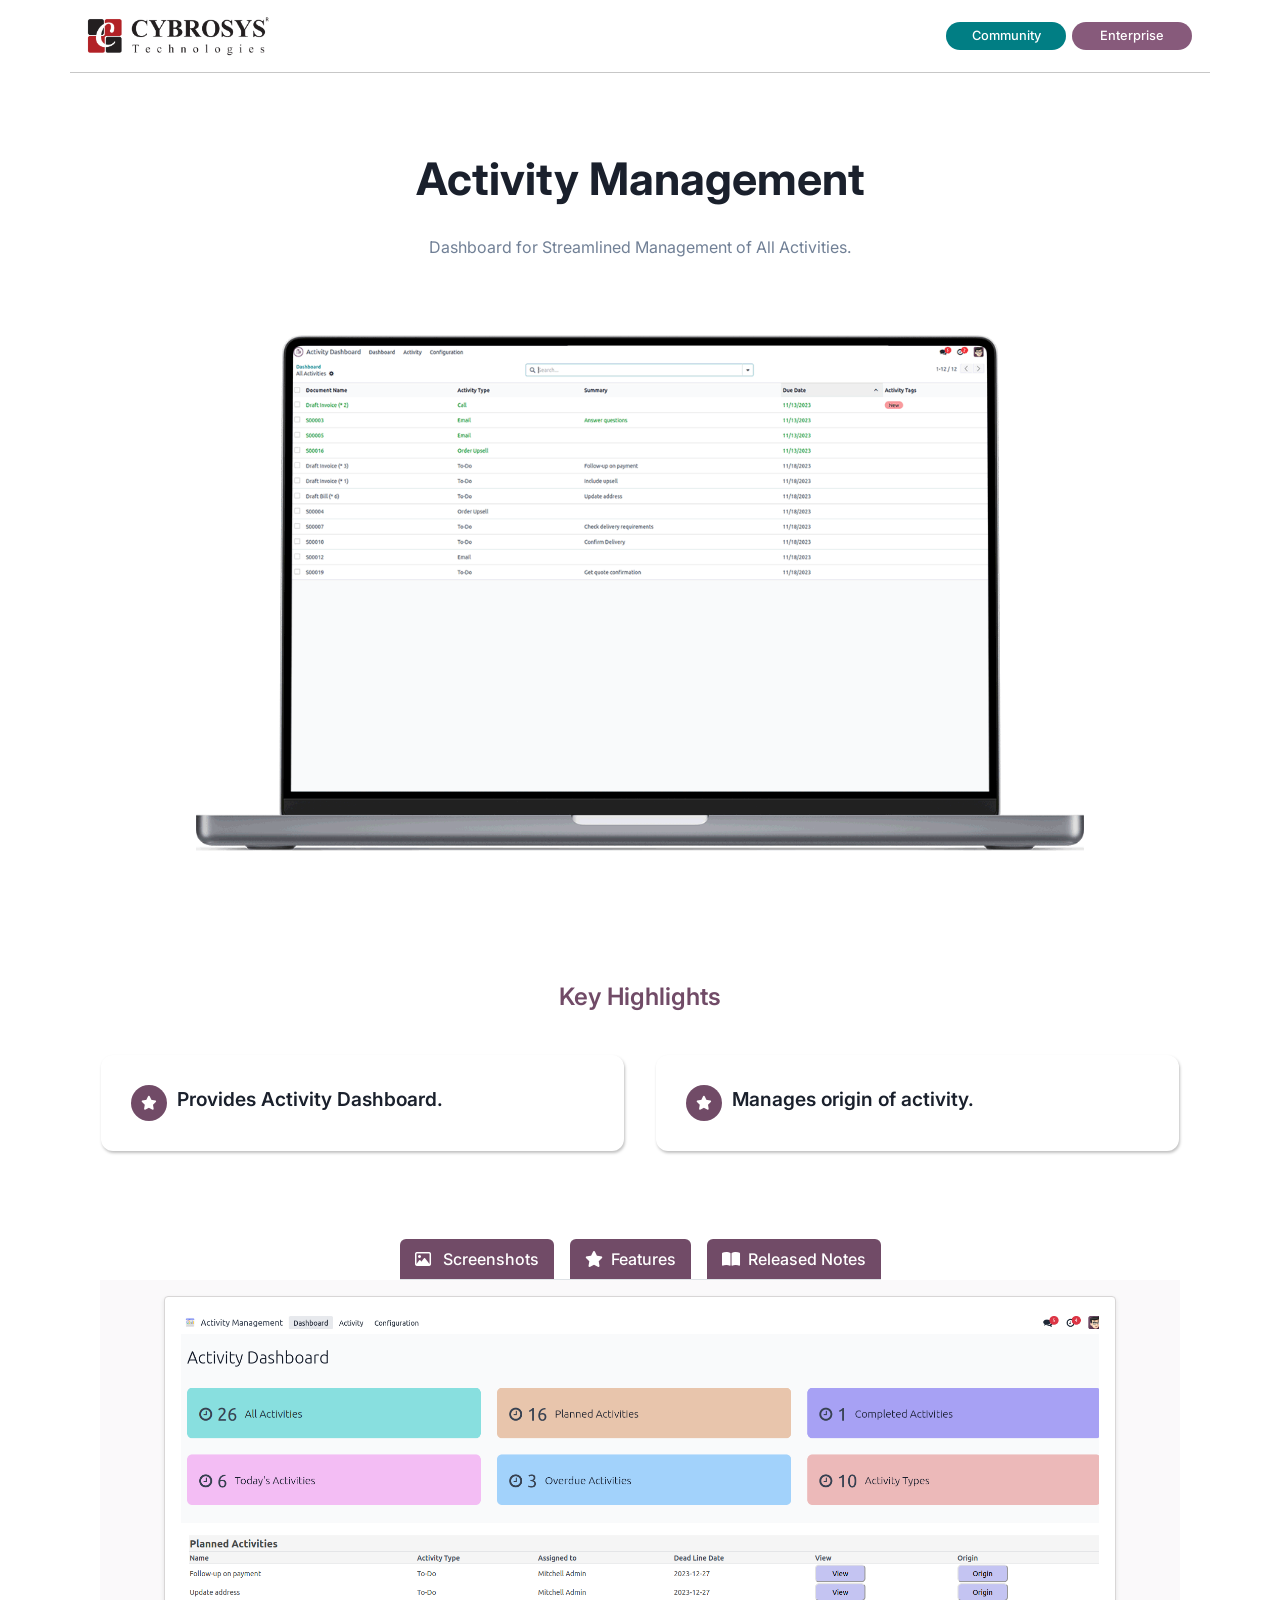
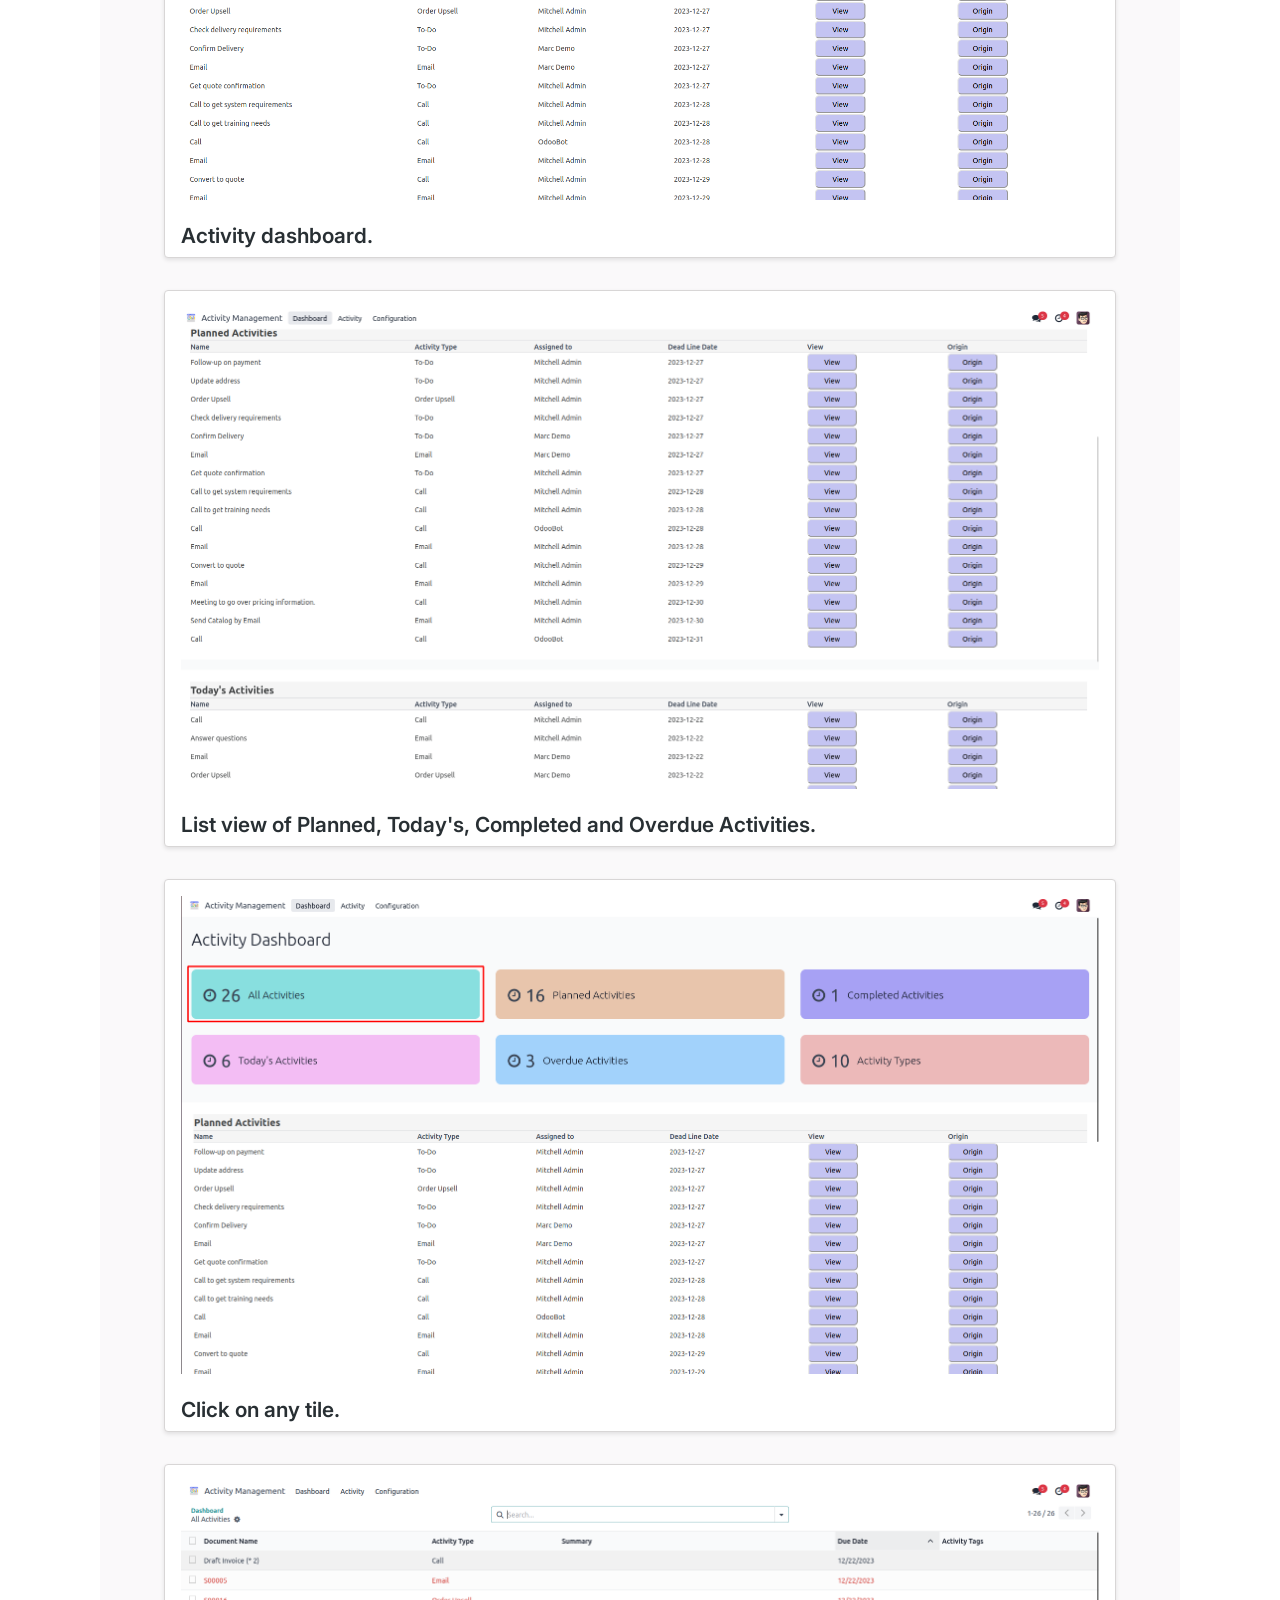
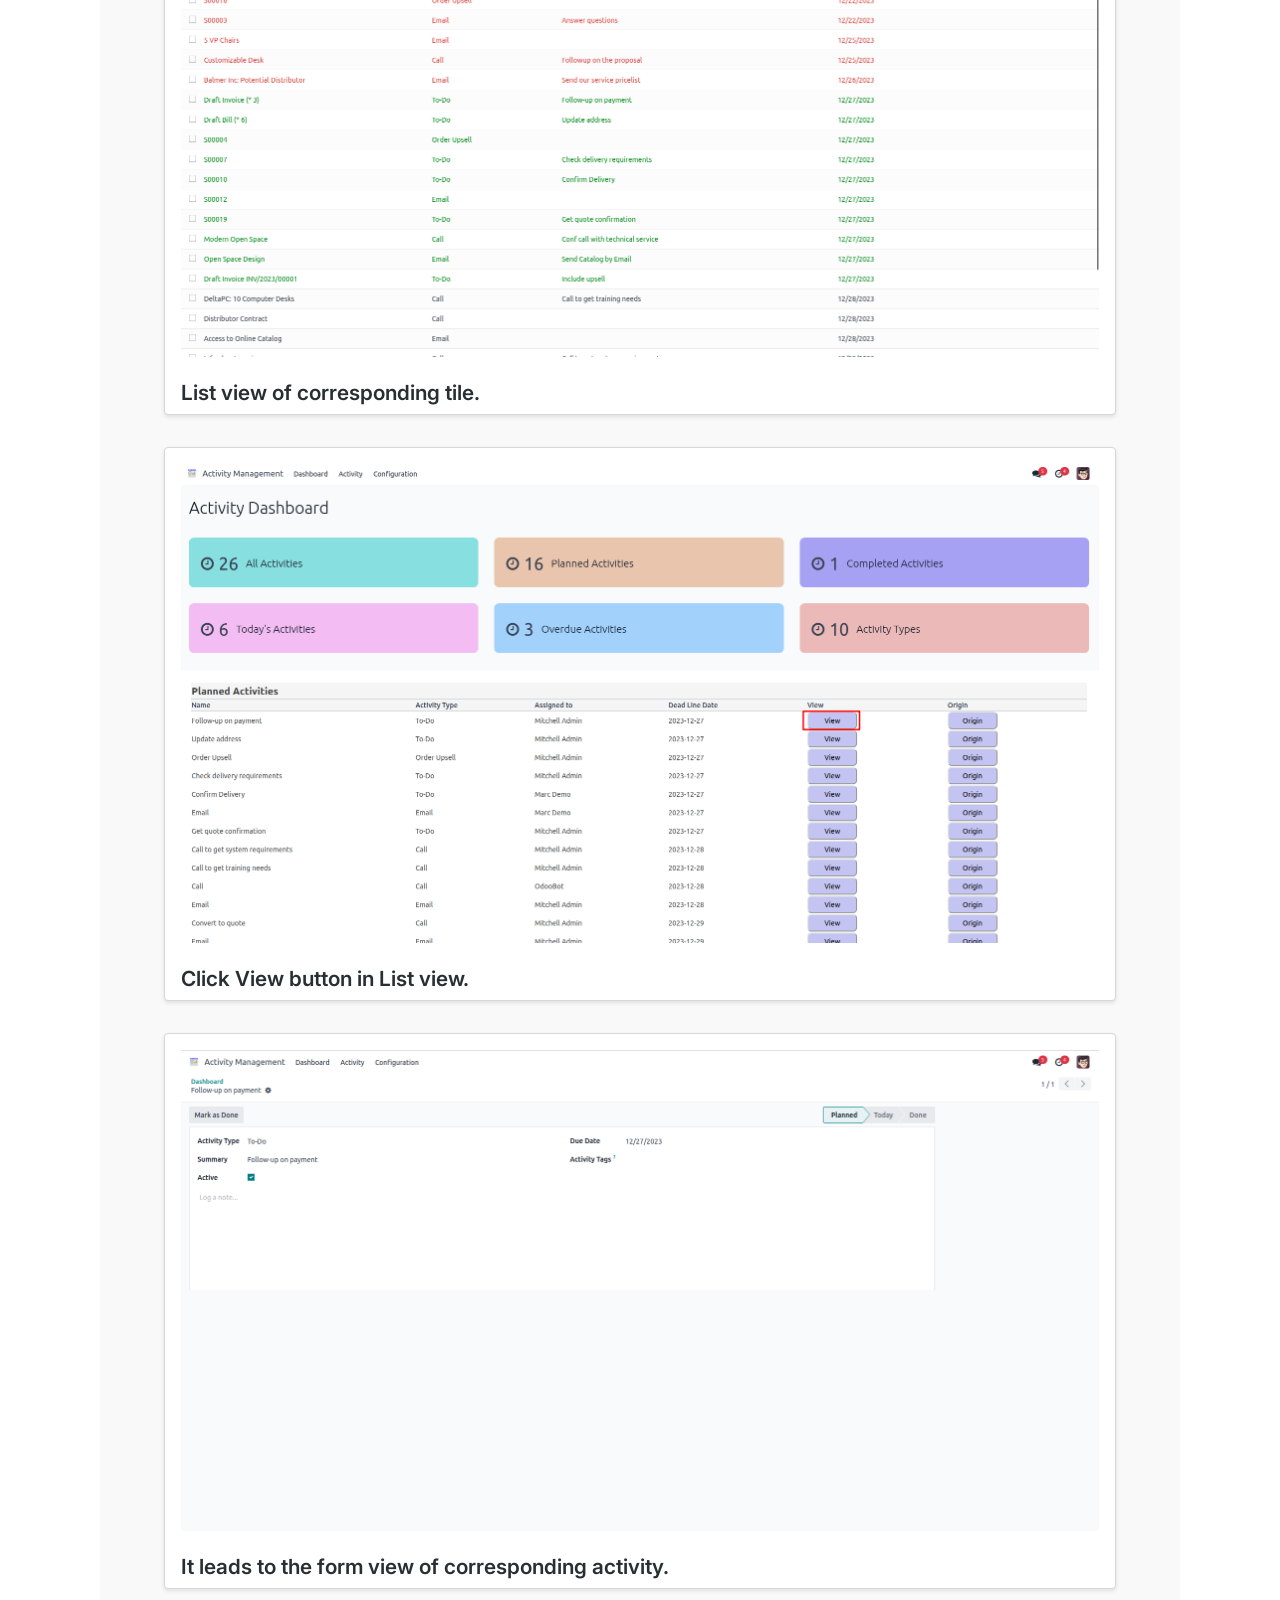
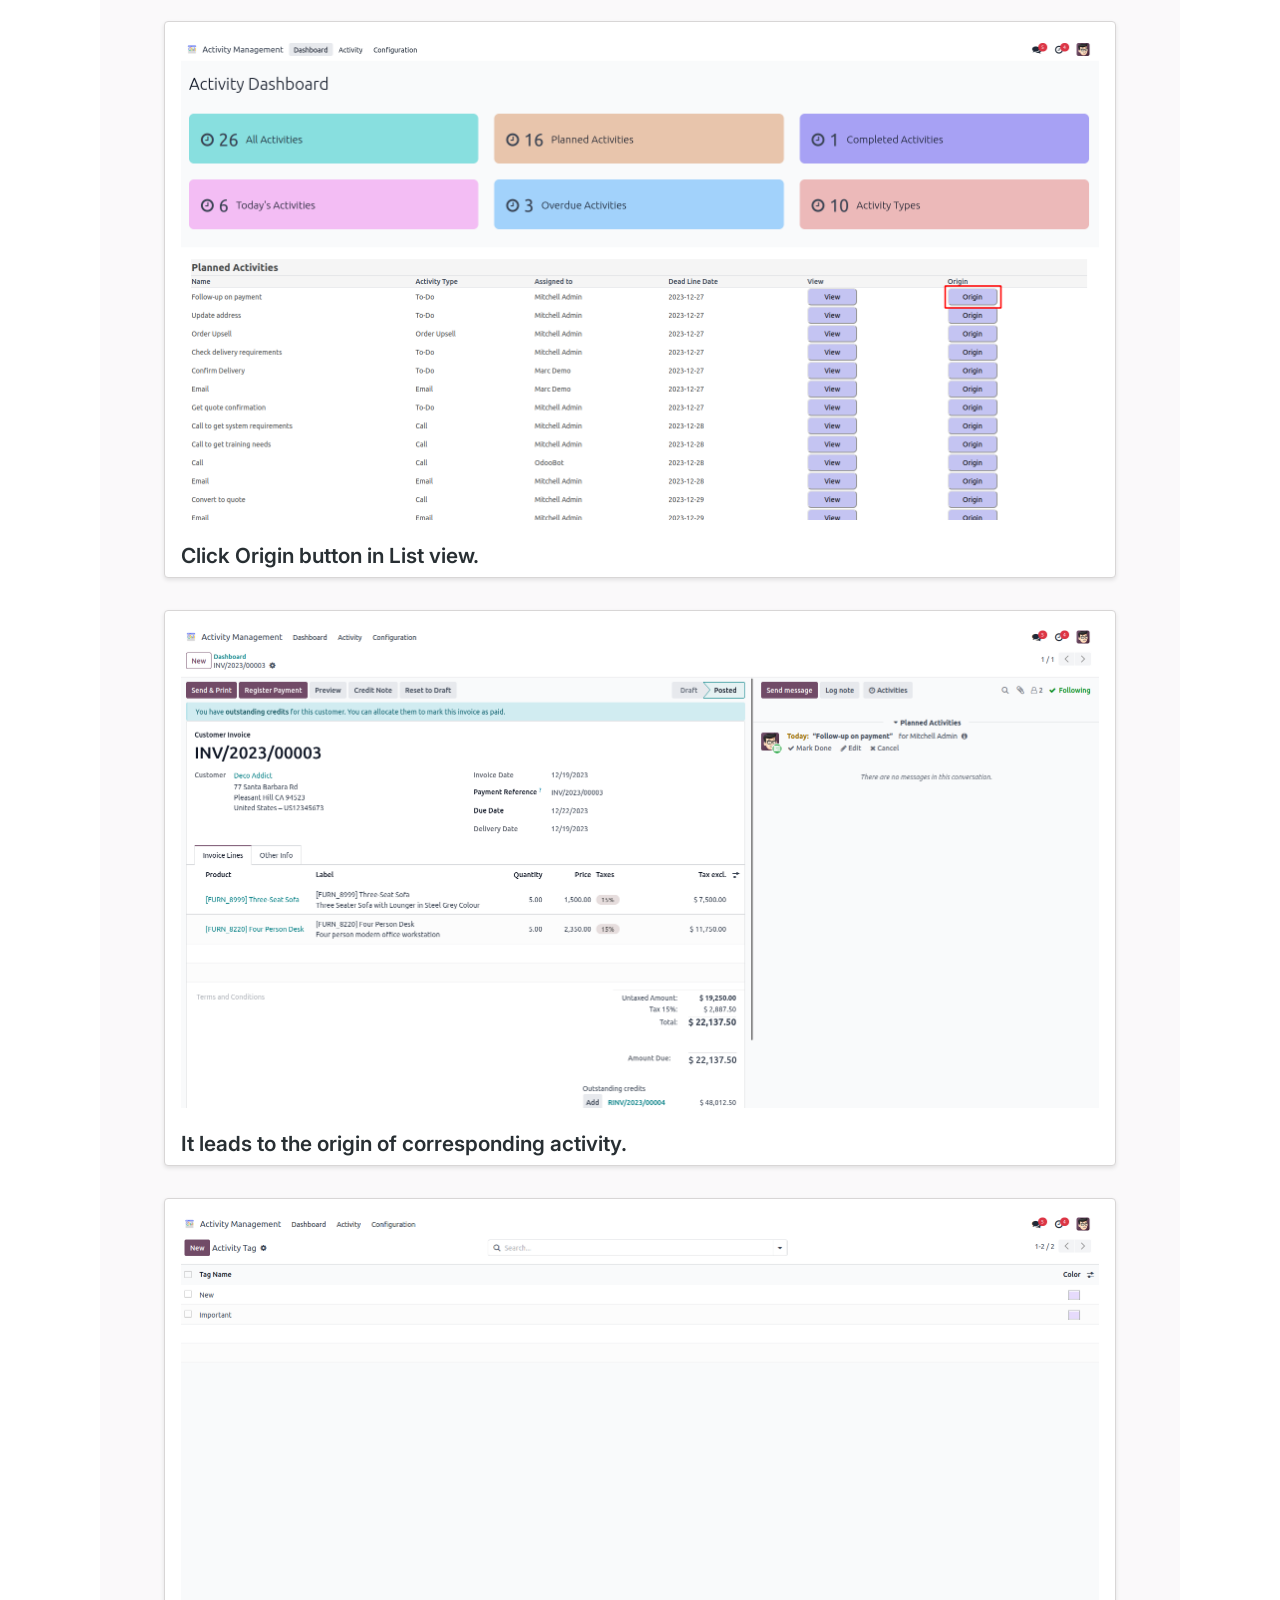
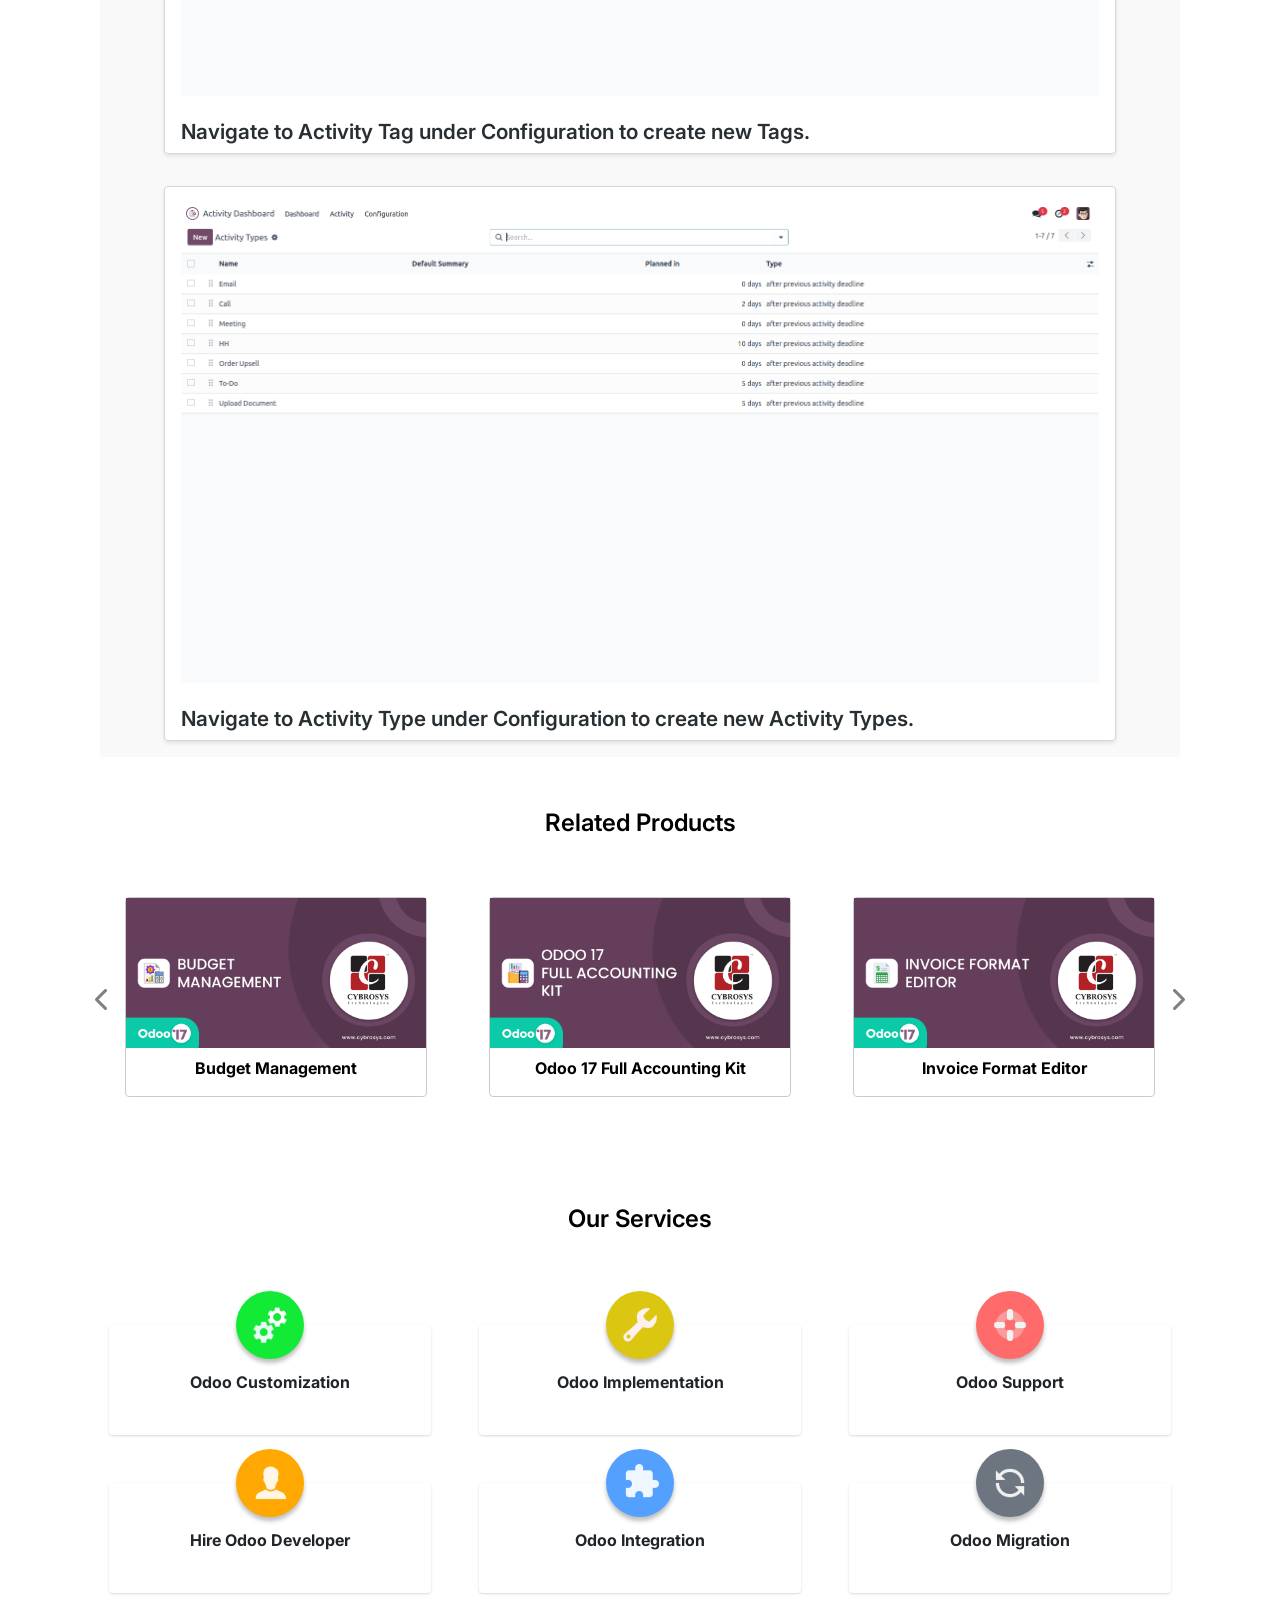
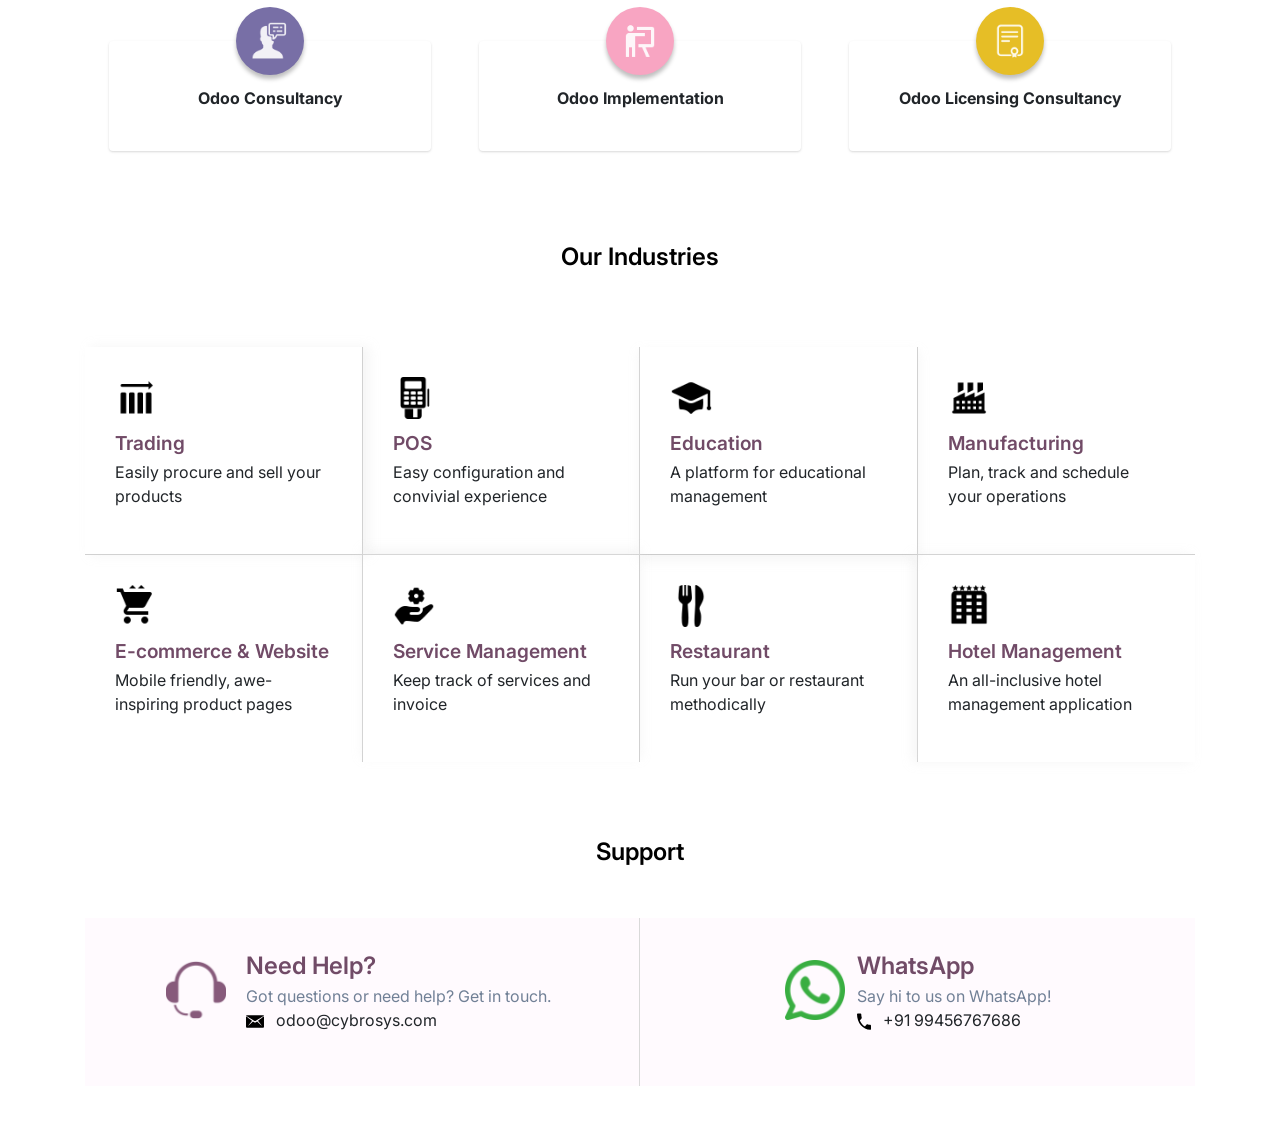
<file: asiaBC/activity_dashboard_mngmnt/static/description/index.html>
<!DOCTYPE html>
<html lang="en">
<head>
    <meta charset="UTF-8">
    <meta name="viewport" content="width=device-width, initial-scale=1.0">
    <title>Odoo App 3 Index</title>
    <!-- Bootstrap CSS -->
    <link rel="stylesheet"
          href="https://cdn.jsdelivr.net/npm/bootstrap@4.0.0/dist/css/bootstrap.min.css"
          integrity="sha384-Gn5384xqQ1aoWXA+058RXPxPg6fy4IWvTNh0E263XmFcJlSAwiGgFAW/dAiS6JXm"
          crossorigin="anonymous">
    <link rel="stylesheet"
          href="https://cdnjs.cloudflare.com/ajax/libs/font-awesome/6.2.1/css/all.min.css">
    <link rel="preconnect" href="https://fonts.googleapis.com">
    <link rel="preconnect" href="https://fonts.gstatic.com" crossorigin>
    <link href="https://fonts.googleapis.com/css2?family=Inter:wght@400;500;600;700;800&display=swap"
          rel="stylesheet">
</head>
<body>
<section>
    <div class="container"
         style="font-family: 'Inter', sans-serif !important;background-color: #fff !important;">
        <div class="row">
            <div class="col-sm-12 col-md-12 col-lg-12 d-flex justify-content-between flex-wrap align-items-sm-center"
                 style="border-bottom:1px solid rgba(0, 0, 0, 0.22)">
                <div class="my-3">
                    <img src="assets/misc/Cybrosys R.png"
                         style="width:auto !important; height:40px !important">
                </div>
                <div class="my-3 d-flex align-items-center">
                    <div class="text-center"
                         style="background-color:#017E84 !important;font-size: 0.8rem !important; color:#fff !important; font-weight:500 !important; padding:4px !important; margin:0 3px !important; border-radius:50px !important; min-width: 120px !important;">
                        Community
                    </div>
                    <div class="text-center"
                         style="background-color:#875A7B !important; color:#fff !important;font-size: 0.8rem !important; font-weight:500 !important; padding:4px !important; margin:0 3px !important; border-radius:50px !important;min-width: 120px !important;">
                        Enterprise
                    </div>
                </div>
            </div>
        </div>
        <div class="row">
            <div class="col-sm-12 col-md-12 col-lg-12 text-center d-flex align-items-center flex-column"
                 style="margin: 80px 0px !important;">
                <h1 style="font-size: 2.8rem;font-weight: 700; color:
                    #1A202C;">
                    Activity Management</h1>
                <p class="my-3 mb-4"
                   style="max-width: 80%; font-weight: 400 !important; line-height: 32px; color: #718096;">
                    Dashboard for Streamlined Management of All Activities.
                </p>
                <div style="width: 80%; margin-top: 3rem;">
                    <img src="assets/screenshots/hero.gif"
                         class="img-responsive" width="100%" height="auto">
                </div>
            </div>
        </div>
        <div class="container mt-5 mb-5">
            <div class="col-lg-12 d-flex flex-column justify-content-center align-items-center mt-4">
                <p class="m-0"
                   style="font-weight: 600; font-size: 24px; color:#714b67 !important">
                    Key Highlights
                </p>
            </div>
            <div class="row py-4">
                <div class="col-md-6 col-sm-12 p-3">
                    <div class="d-flex   h-100" style="padding: 30px;border-radius: 12px;
                                    background: #FFF;
                                    box-shadow: 1px 2px 3px 0px rgba(0, 0, 0, 0.25); ">
                        <div style="width: 36px; height: 36px; border-radius: 50%; background: #714B67;
                                    display: flex; justify-content: center; align-items: center;
                                    margin-right: 10px; flex-shrink: 0;">
                            <i class="fa-solid fa-star  "
                               style="color: #fff;font-size:14px;"></i>
                        </div>
                        <div>
                            <p style="color: #1A202C;font-weight: 600;
                                      font-size: 1.2rem; margin-bottom: 2px;">
                                Provides Activity
                                Dashboard.</p>
                        </div>
                    </div>
                </div>
                <div class="col-md-6 col-sm-12 p-3">
                    <div class="d-flex   h-100" style="padding: 30px;border-radius: 12px;
                                    background: #FFF;
                                    box-shadow: 1px 2px 3px 0px rgba(0, 0, 0, 0.25); ">
                        <div style="width: 36px; height: 36px; border-radius: 50%; background: #714B67;
                                    display: flex; justify-content: center; align-items: center;
                                    margin-right: 10px; flex-shrink: 0;">
                            <i class="fa-solid fa-star  "
                               style="color: #fff;font-size:14px;"></i>
                        </div>
                        <div>
                            <p style="color: #1A202C;font-weight: 600;
                                      font-size: 1.2rem; margin-bottom: 2px;">
                                Manages origin of activity.</p>
                        </div>
                    </div>
                </div>
            </div>
        </div>
        <div class="container rounded">
            <ul class="nav nav-tabs d-flex"
                style="width: fit-content;margin: 0 auto;gap: 1rem;">
                <li class="col text-center py-2 text-nowrap "
                    style="color: #fff; background-color: #714B67;border-radius: 6px 6px 0px 0px;">
                    <a
                            class="active show" data-toggle="tab" href="#tab1"
                            style="color: #fff;font-weight: 500; background-color: #714B67; text-decoration: none;">
                        <i class="fa-regular fa-image  pr-2"
                           style="color: #fff;"></i>
                        Screenshots</a></li>
                <li class="col text-center py-2 text-nowrap "
                    style="color: #fff; background-color: #714B67;border-radius: 6px 6px 0px 0px;">
                    <a
                            data-toggle="tab" href="#tab2"
                            style="color: #fff;font-weight: 500;  text-decoration: none;"><i
                            class="fa-solid fa-star  pr-2"
                            style="color: #fff;"></i>Features</a></li>
                <li class="col text-center py-2 text-nowrap "
                    style="color: #fff; background-color: #714B67;border-radius: 6px 6px 0px 0px;">
                    <a
                            data-toggle="tab" href="#tab3"
                            style="color: #fff;font-weight: 500; text-decoration: none; background-color: #714B67;"><i
                            class="fa-solid fa-book-open  pr-2"
                            style="color: #fff;"></i>Released Notes</a></li>
            </ul>
            <div class="tab-content"
                 style="background-color: rgba(121, 113, 119, 0.04);">
                <div id="tab1" class="tab-pane fade in active show">
                    <div class="col-lg-12 py-2"
                         style="padding: 1rem 4rem !important;">
                        <div
                                style="border: 1px solid #d8d6d6; border-radius: 4px; background: #fff; box-shadow: 0 2px 4px rgba(0, 0, 0, 0.1);">
                            <div class="row justify-content-center p-3 w-100 m-0">
                                <img src="assets/screenshots/1.png"
                                     class="img-responsive" width="100%"
                                     height="auto">
                            </div>
                            <div class="px-3">
                                <h4 class="mt-2"
                                    style=" font-weight:600 !important; color:#282F33 !important; font-size:1.3rem !important">
                                    Activity dashboard.</h4>
                            </div>
                        </div>
                    </div>
                    <div class="col-lg-12 py-2"
                         style="padding: 1rem 4rem !important;">
                        <div
                                style="border: 1px solid #d8d6d6; border-radius: 4px;  background: #fff; box-shadow: 0 2px 4px rgba(0, 0, 0, 0.1);">
                            <div class="row justify-content-center p-3 w-100 m-0">
                                <img src="assets/screenshots/2.png"
                                     class="img-responsive" width="100%"
                                     height="auto">
                            </div>
                            <div class="px-3">
                                <h4 class="mt-2"
                                    style=" font-weight:600 !important; color:#282F33 !important; font-size:1.3rem !important">
                                    List view of Planned, Today's,
                                    Completed and Overdue Activities.</h4>
                            </div>
                        </div>
                    </div>
                    <div class="col-lg-12 py-2"
                         style="padding: 1rem 4rem !important;">
                        <div
                                style="border: 1px solid #d8d6d6; border-radius: 4px;  background: #fff; box-shadow: 0 2px 4px rgba(0, 0, 0, 0.1);">
                            <div class="row justify-content-center p-3 w-100 m-0">
                                <img src="assets/screenshots/3.png"
                                     class="img-responsive" width="100%"
                                     height="auto">
                            </div>
                            <div class="px-3">
                                <h4 class="mt-2"
                                    style=" font-weight:600 !important; color:#282F33 !important; font-size:1.3rem !important">
                                    Click on any tile.</h4>
                            </div>
                        </div>
                    </div>
                    <div class="col-lg-12 py-2"
                         style="padding: 1rem 4rem !important;">
                        <div
                                style="border: 1px solid #d8d6d6; border-radius: 4px;  background: #fff; box-shadow: 0 2px 4px rgba(0, 0, 0, 0.1);">
                            <div class="row justify-content-center p-3 w-100 m-0">
                                <img src="assets/screenshots/4.png"
                                     class="img-responsive" width="100%"
                                     height="auto">
                            </div>
                            <div class="px-3">
                                <h4 class="mt-2"
                                    style=" font-weight:600 !important; color:#282F33 !important; font-size:1.3rem !important">
                                    List view of corresponding tile.</h4>
                            </div>
                        </div>
                    </div>
                    <div class="col-lg-12 py-2"
                         style="padding: 1rem 4rem !important;">
                        <div
                                style="border: 1px solid #d8d6d6; border-radius: 4px;  background: #fff; box-shadow: 0 2px 4px rgba(0, 0, 0, 0.1);">
                            <div class="row justify-content-center p-3 w-100 m-0">
                                <img src="assets/screenshots/5.png"
                                     class="img-responsive" width="100%"
                                     height="auto">
                            </div>
                            <div class="px-3">
                                <h4 class="mt-2"
                                    style=" font-weight:600 !important; color:#282F33 !important; font-size:1.3rem !important">
                                    Click View button in List view.</h4>
                            </div>
                        </div>
                    </div>
                    <div class="col-lg-12 py-2"
                         style="padding: 1rem 4rem !important;">
                        <div
                                style="border: 1px solid #d8d6d6; border-radius: 4px;  background: #fff; box-shadow: 0 2px 4px rgba(0, 0, 0, 0.1);">
                            <div class="row justify-content-center p-3 w-100 m-0">
                                <img src="assets/screenshots/6.png"
                                     class="img-responsive" width="100%"
                                     height="auto">
                            </div>
                            <div class="px-3">
                                <h4 class="mt-2"
                                    style=" font-weight:600 !important; color:#282F33 !important; font-size:1.3rem !important">
                                    It leads to the form view of corresponding
                                    activity.</h4>
                            </div>
                        </div>
                    </div>
                    <div class="col-lg-12 py-2"
                         style="padding: 1rem 4rem !important;">
                        <div
                                style="border: 1px solid #d8d6d6; border-radius: 4px;  background: #fff; box-shadow: 0 2px 4px rgba(0, 0, 0, 0.1);">
                            <div class="row justify-content-center p-3 w-100 m-0">
                                <img src="assets/screenshots/7.png"
                                     class="img-responsive" width="100%"
                                     height="auto">
                            </div>
                            <div class="px-3">
                                <h4 class="mt-2"
                                    style=" font-weight:600 !important; color:#282F33 !important; font-size:1.3rem !important">
                                    Click Origin button in List view.</h4>
                            </div>
                        </div>
                    </div>
                    <div class="col-lg-12 py-2"
                         style="padding: 1rem 4rem !important;">
                        <div
                                style="border: 1px solid #d8d6d6; border-radius: 4px;  background: #fff; box-shadow: 0 2px 4px rgba(0, 0, 0, 0.1);">
                            <div class="row justify-content-center p-3 w-100 m-0">
                                <img src="assets/screenshots/8.png"
                                     class="img-responsive" width="100%"
                                     height="auto">
                            </div>
                            <div class="px-3">
                                <h4 class="mt-2"
                                    style=" font-weight:600 !important; color:#282F33 !important; font-size:1.3rem !important">
                                    It leads to the origin of corresponding
                                    activity.</h4>
                            </div>
                        </div>
                    </div>
                    <div class="col-lg-12 py-2"
                         style="padding: 1rem 4rem !important;">
                        <div
                                style="border: 1px solid #d8d6d6; border-radius: 4px;  background: #fff; box-shadow: 0 2px 4px rgba(0, 0, 0, 0.1);">
                            <div class="row justify-content-center p-3 w-100 m-0">
                                <img src="assets/screenshots/9.png"
                                     class="img-responsive" width="100%"
                                     height="auto">
                            </div>
                            <div class="px-3">
                                <h4 class="mt-2"
                                    style=" font-weight:600 !important; color:#282F33 !important; font-size:1.3rem !important">
                                    Navigate to Activity Tag under Configuration to create new Tags.</h4>
                            </div>
                        </div>
                    </div>
                    <div class="col-lg-12 py-2"
                         style="padding: 1rem 4rem !important;">
                        <div
                                style="border: 1px solid #d8d6d6; border-radius: 4px;  background: #fff; box-shadow: 0 2px 4px rgba(0, 0, 0, 0.1);">
                            <div class="row justify-content-center p-3 w-100 m-0">
                                <img src="assets/screenshots/10.png"
                                     class="img-responsive" width="100%"
                                     height="auto">
                            </div>
                            <div class="px-3">
                                <h4 class="mt-2"
                                    style=" font-weight:600 !important; color:#282F33 !important; font-size:1.3rem !important">
                                     Navigate to Activity Type under Configuration to create new Activity Types.</h4>
                            </div>
                        </div>
                    </div>
                </div>
                <div id="tab2" class="tab-pane fade">
                    <div class="col-mg-12" style="padding: 1rem 4rem;">
                        <ul style="list-style: none; padding: 1rem 0;font-weight: 500;">
                            <li class="py-3"
                                style="font-weight: 500;background-color: #fff; border-radius: 4px; padding: 1rem; margin-bottom: 1rem; box-shadow: 0 2px 4px rgba(0, 0, 0, 0.1);">
                                    <span style="margin-right: 12px;"><img
                                            src="assets/misc/star (1) 2.svg"
                                            alt=""
                                            width="16px"></span>Delivers
                                comprehensive Activity insights through a
                                Dashboard.
                            </li>
                            <li class="py-3"
                                style="font-weight: 500;background-color: #fff; border-radius: 4px; padding: 1rem; margin-bottom: 1rem; box-shadow: 0 2px 4px rgba(0, 0, 0, 0.1);">
                                    <span style="margin-right: 12px;"><img
                                            src="assets/misc/star (1) 2.svg"
                                            alt=""
                                            width="16px"></span>Effectively
                                orchestrates the Source of Activities.
                            </li>
                            <li class="py-3"
                                style="font-weight: 500;background-color: #fff; border-radius: 4px; padding: 1rem; margin-bottom: 1rem; box-shadow: 0 2px 4px rgba(0, 0, 0, 0.1);">
                                    <span style="margin-right: 12px;"><img
                                            src="assets/misc/star (1) 2.svg"
                                            alt=""
                                            width="16px"></span>Facilitates
                                Activity Tags for efficient categorization.
                            </li>
                        </ul>
                    </div>
                </div>
                <div id="tab3" class="tab-pane fade">
                    <div class="col-mg-12 active" style="padding: 1rem 4rem;">
                        <div class="py-3"
                             style="font-weight: 500;background-color: #fff; border-radius: 4px; padding: 1rem; box-shadow: 0 2px 4px rgba(0, 0, 0, 0.1);">
                            <div class="d-flex mb-3"
                                 style="font-size: 0.8rem; font-weight: 500;"><span>Version
                                        17.0.1.0.0</span><span class="px-2">|
                                </span><span
                                    style="color: #714B67;font-weight: 600;">Released on:27th Dec 2023</span>
                            </div>
                            <p class="m-0"
                               style=" color:#718096!important; font-size:1rem !important;line-height: 28px;">
                                Initial Commit for Activity Management.</p>
                        </div>
                    </div>
                </div>
            </div>
        </div>
        <div class="container mt-5">
            <div class="col-lg-12 d-flex flex-column justify-content-center align-items-center mt-5">
                <p class="m-0"
                   style="font-weight: 600; font-size: 24px; color:#000 !important">
                    Related Products</p>
            </div>
        </div>
        <div id="myCarousel" class="carousel slide py-3" data-ride="carousel">
            <div class="carousel-inner">
                <div class="carousel-item active">
                    <div class="row p-4">
                        <div class="col">
                            <div class="p-3">
                                <a href="https://apps.odoo.com/apps/modules/17.0/base_account_budget/"
                                   style="color: #000; text-decoration: none;">
                                    <div style="border:1px solid #CBCBCB !important;border-radius: 4px;">
                                        <div style="width: 300px; ">
                                            <img
                                                    src="assets/modules/1.jpg"
                                                    alt="" width="100%"
                                                    height="auto">
                                        </div>
                                        <p class="text-center pt-2 text-black font-weight-bold">
                                            Budget Management</p>
                                    </div>
                                </a>
                            </div>
                        </div>
                        <div class="col">
                            <div class="p-3">
                                <a href="https://apps.odoo.com/apps/modules/17.0/base_accounting_kit/"
                                   style="color: #000; text-decoration: none;">
                                    <div style="border:1px solid #CBCBCB !important;border-radius: 4px;">
                                        <div style="width: 300px; ">
                                            <img src="assets/modules/2.jpg"
                                                 alt="" width="100%"
                                                 height="auto">
                                        </div>
                                        <p class="text-center pt-2 text-black font-weight-bold">
                                            Odoo 17 Full Accounting Kit</p>
                                    </div>
                                </a>
                            </div>
                        </div>
                        <div class="col">
                            <div class="p-3">
                                <a href="https://apps.odoo.com/apps/modules/17.0/invoice_format_editor/"
                                   style="color: #000; text-decoration: none;">
                                    <div style="border:1px solid #CBCBCB !important;border-radius: 4px;">
                                        <div style="width: 300px; ">
                                            <img src="assets/modules/3.png"
                                                 alt="" width="100%"
                                                 height="auto">
                                        </div>
                                        <p class="text-center pt-2 text-black font-weight-bold">
                                            Invoice Format Editor</p>
                                    </div>
                                </a>
                            </div>
                        </div>
                    </div>
                </div>
                <div class="carousel-item">
                    <div class="row p-4">
                        <div class="col">
                            <div class="p-3">
                                <a href="https://apps.odoo.com/apps/modules/17.0/auto_database_backup/"
                                   style="color: #000; text-decoration: none;">
                                    <div style="border:1px solid #CBCBCB !important;border-radius: 4px;">
                                        <div style="width: 300px; ">
                                            <img src="assets/modules/4.gif"
                                                 alt="" width="100%"
                                                 height="auto">
                                        </div>
                                        <p class="text-center pt-2 text-black font-weight-bold">
                                            Automatic Database Backup To Local
                                            Server, Remote Server,Google Drive,
                                            Dropbox, Onedrive, Nextcloud and
                                            Amazon S3
                                        </p>
                                    </div>
                                </a>
                            </div>
                        </div>
                        <div class="col">
                            <div class="p-3">
                                <a href="https://apps.odoo.com/apps/modules/16.0/auto_database_backup/"
                                   style="color: #000; text-decoration: none;">
                                    <div style="border:1px solid #CBCBCB !important;border-radius: 4px;">
                                        <div style="width: 300px;">
                                            <img src="assets/modules/5.gif"
                                                 alt="" width="100%"
                                                 height="auto">
                                        </div>
                                        <p class="text-center pt-2 text-black font-weight-bold">
                                            Automatic Database Backup To Local
                                            Server, Remote Server,Google Drive,
                                            Dropbox, Onedrive, Nextcloud and
                                            Amazon S3
                                            by Cybrosys Techno Solutions
                                            26
                                        </p>
                                    </div>
                                </a>
                            </div>
                        </div>
                        <div class="col">
                            <div class="p-3">
                                <a href="https://apps.odoo.com/apps/modules/17.0/whatsapp_redirect/"
                                   style="color: #000; text-decoration: none;">
                                    <div style="border:1px solid #CBCBCB !important;border-radius: 4px;">
                                        <div style="width: 300px;">
                                            <img src="assets/modules/6.jpg"
                                                 alt="" width="100%"
                                                 height="auto">
                                        </div>
                                        <p class="text-center pt-2 text-black font-weight-bold">
                                            Send Whatsapp Message</p>
                                    </div>
                                </a>
                            </div>
                        </div>
                    </div>
                </div>
            </div>
            <a class="carousel-control-prev" href="#myCarousel"
               data-slide="prev" style="width: 35px; color: #000;">
                    <span class="carousel-control-prev-icon">
                        <i class="fa fa-chevron-left"
                           style="font-size: 24px;"></i>
                    </span>
            </a>
            <a class="carousel-control-next" href="#myCarousel"
               data-slide="next" style="width: 35px; color: #000;">
                    <span class="carousel-control-next-icon">
                        <i class="fa fa-chevron-right"
                           style="font-size: 24px;"></i>
                    </span>
            </a>
        </div>
        <div class="container mt-5">
            <div class="col-lg-12 d-flex flex-column justify-content-center align-items-center mt-4">
                <p class="m-0"
                   style="font-weight: 600; font-size: 24px; color:#000 !important">
                    Our Services</p>

            </div>
        </div>
        <div class="container my-5">
            <div class="row py-3">
                <div class="col-md-4 col-sm-6 px-4 py-4">
                    <div
                            style="background-color: #fff; padding: 25px; text-align: center;  box-shadow: rgba(0, 0, 0, 0.1) 0px 1px 3px 0px, rgba(0, 0, 0, 0.06) 0px 1px 2px 0px; position: relative;border-radius: 4px;">
                        <div style="position: absolute; top: 0%; left: 50%; transform: translate(-50%, -50%);">
                            <div style="background-color:#13EA36 ; border-radius: 50%; padding: 15px;    width: 68px;
                                    height: 68px; display: inline-block; box-shadow:0px 4px 4px rgba(0, 0, 0, 0.25);">
                                <img src="assets/icons/cogs.png"
                                     alt="service-icon" width="38px"
                                     height="auto">
                            </div>
                        </div>
                        <p style="margin-top: 20px; font-weight: bold;">Odoo
                            Customization</p>
                    </div>
                </div>
                <div class="col-md-4 col-sm-6 px-4 py-4">
                    <div
                            style="background-color: #fff; padding: 25px; text-align: center; box-shadow: rgba(0, 0, 0, 0.1) 0px 1px 3px 0px, rgba(0, 0, 0, 0.06) 0px 1px 2px 0px; position: relative;border-radius: 4px;">
                        <div style="position: absolute; top: 0%; left: 50%; transform: translate(-50%, -50%);">
                            <div style="background-color:#DBC711; border-radius: 50%; padding: 15px;    width: 68px;
                                    height: 68px; display: inline-block; box-shadow:0px 4px 4px rgba(0, 0, 0, 0.25);">
                                <img src="assets/icons/wrench.png"
                                     alt="service-icon" width="38px"
                                     height="auto">
                            </div>
                        </div>
                        <p style="margin-top: 20px; font-weight: bold;">Odoo
                            Implementation</p>
                    </div>
                </div>
                <div class="col-md-4 col-sm-6 px-4 py-4">
                    <div
                            style="background-color: #fff; padding: 25px; text-align: center;  box-shadow: rgba(0, 0, 0, 0.1) 0px 1px 3px 0px, rgba(0, 0, 0, 0.06) 0px 1px 2px 0px; position: relative; border-radius: 4px;">
                        <div style="position: absolute; top: 0%; left: 50%; transform: translate(-50%, -50%);">
                            <div style="background-color:#FF6B6B ; border-radius: 50%; padding: 15px;    width: 68px;
                                    height: 68px; display: inline-block; box-shadow:0px 4px 4px rgba(0, 0, 0, 0.25);">
                                <img src="assets/icons/lifebuoy.png"
                                     alt="service-icon" width="38px"
                                     height="auto">
                            </div>
                        </div>
                        <p style="margin-top: 20px; font-weight: bold;">Odoo
                            Support</p>
                    </div>
                </div>
                <div class="col-md-4 col-sm-6 px-4 py-4">
                    <div
                            style="background-color: #fff; padding: 25px; text-align: center; box-shadow: rgba(0, 0, 0, 0.1) 0px 1px 3px 0px, rgba(0, 0, 0, 0.06) 0px 1px 2px 0px; position: relative; border-radius: 4px;">
                        <div style="position: absolute; top: 0%; left: 50%; transform: translate(-50%, -50%);">
                            <div style="background-color:#FFA801 ; border-radius: 50%; padding: 15px;    width: 68px;
                                    height: 68px; display: inline-block; box-shadow:0px 4px 4px rgba(0, 0, 0, 0.25);">
                                <img src="assets/icons/user.png"
                                     alt="service-icon" width="38px"
                                     height="auto">
                            </div>
                        </div>
                        <p style="margin-top: 20px; font-weight: bold;">Hire
                            Odoo Developer</p>
                    </div>
                </div>
                <div class="col-md-4 col-sm-6 px-4 py-4">
                    <div
                            style="background-color: #fff; padding: 25px; text-align: center;  box-shadow: rgba(0, 0, 0, 0.1) 0px 1px 3px 0px, rgba(0, 0, 0, 0.06) 0px 1px 2px 0px; position: relative; border-radius: 4px;">

                        <div style="position: absolute; top: 0%; left: 50%; transform: translate(-50%, -50%);">
                            <div style="background-color:#54A0FF; border-radius: 50%; padding: 15px;    width: 68px;
                                    height: 68px; display: inline-block; box-shadow:0px 4px 4px rgba(0, 0, 0, 0.25);">
                                <img src="assets/icons/puzzle.png"
                                     alt="service-icon" width="38px"
                                     height="auto">
                            </div>
                        </div>
                        <p style="margin-top: 20px; font-weight: bold;">Odoo
                            Integration</p>
                    </div>
                </div>
                <div class="col-md-4 col-sm-6 px-4 py-4">
                    <div
                            style="background-color: #fff; padding: 25px; text-align: center;  box-shadow: rgba(0, 0, 0, 0.1) 0px 1px 3px 0px, rgba(0, 0, 0, 0.06) 0px 1px 2px 0px; position: relative;border-radius: 4px;">
                        <div style="position: absolute; top: 0%; left: 50%; transform: translate(-50%, -50%);">
                            <div style="background-color:#6D7680 ; border-radius: 50%; padding: 15px;    width: 68px;
                                    height: 68px; display: inline-block; box-shadow:0px 4px 4px rgba(0, 0, 0, 0.25);">
                                <img src="assets/icons/update.png"
                                     alt="service-icon" width="38px"
                                     height="auto">
                            </div>
                        </div>
                        <p style="margin-top: 20px; font-weight: bold;">Odoo
                            Migration</p>
                    </div>
                </div>
                <div class="col-md-4 col-sm-6 px-4 py-4">
                    <div
                            style="background-color: #fff; padding: 25px; text-align: center;  box-shadow: rgba(0, 0, 0, 0.1) 0px 1px 3px 0px, rgba(0, 0, 0, 0.06) 0px 1px 2px 0px; position: relative;border-radius: 4px;">
                        <div style="position: absolute; top: 0%; left: 50%; transform: translate(-50%, -50%);">
                            <div style="background-color:#786FA6 ; border-radius: 50%; padding: 15px;    width: 68px;
                                    height: 68px; display: inline-block; box-shadow:0px 4px 4px rgba(0, 0, 0, 0.25);">
                                <img src="assets/icons/consultation.png"
                                     alt="service-icon" width="38px"
                                     height="auto">
                            </div>
                        </div>
                        <p style="margin-top: 20px; font-weight: bold;">Odoo
                            Consultancy</p>
                    </div>
                </div>
                <div class="col-md-4 col-sm-6 px-4 py-4">
                    <div
                            style="background-color: #fff; padding: 25px; text-align: center; box-shadow: rgba(0, 0, 0, 0.1) 0px 1px 3px 0px, rgba(0, 0, 0, 0.06) 0px 1px 2px 0px;position: relative;border-radius: 4px;">
                        <div style="position: absolute; top: 0%; left: 50%; transform: translate(-50%, -50%);">
                            <div style="background-color:#F8A5C2 ; border-radius: 50%; padding: 15px;    width: 68px;
                                    height: 68px; display: inline-block; box-shadow:0px 4px 4px rgba(0, 0, 0, 0.25);">
                                <img src="assets/icons/training.png"
                                     alt="service-icon" width="38px"
                                     height="auto">
                            </div>
                        </div>
                        <p style="margin-top: 20px; font-weight: bold;">Odoo
                            Implementation</p>
                    </div>
                </div>
                <div class="col-md-4 col-sm-6 px-4 py-4">
                    <div
                            style="background-color: #fff; padding: 25px; text-align: center;  box-shadow: rgba(0, 0, 0, 0.1) 0px 1px 3px 0px, rgba(0, 0, 0, 0.06) 0px 1px 2px 0px; position: relative;border-radius: 4px;">
                        <div style="position: absolute; top: 0%; left: 50%; transform: translate(-50%, -50%);">
                            <div style="background-color:#E6BE26; border-radius: 50%; padding: 15px;    width: 68px;
                                    height: 68px; display: inline-block; box-shadow:0px 4px 4px rgba(0, 0, 0, 0.25);">
                                <img src="assets/icons/license.png"
                                     alt="service-icon" width="38px"
                                     height="auto">
                            </div>
                        </div>
                        <p style="margin-top: 20px; font-weight: bold;">Odoo
                            Licensing Consultancy</p>
                    </div>
                </div>
            </div>
        </div>
        <div class="container mt-5">
            <div class="col-lg-12 d-flex flex-column justify-content-center align-items-center mt-4">
                <p class="m-0"
                   style="font-weight: 600; font-size: 24px; color:#000 !important">
                    Our Industries</p>
            </div>
        </div>
        <div class="container">
            <div class="row my-5 py-4">
                <div class="col-md-3 col-sm-6 p-0">
                    <div class="d-flex flex-column h-100 "
                         style="border-right: 1px solid rgb(209, 209, 209); border-bottom: 1px solid  rgb(209, 209, 209); padding: 30px; box-shadow: 6px 0 10px rgba(228, 227, 227, 0.373);">
                        <img src="assets/icons/trading-black.png" width="42px"
                             height="auto" alt="">
                        <p style="color: #714B67;font-weight: 600; margin-top: 10px;
                           font-size: 1.2rem; margin-bottom: 2px;">Trading</p>
                        <p>Easily procure and sell your products</p>
                    </div>
                </div>
                <div class="col-md-3 col-sm-6  p-0">
                    <div class="d-flex flex-column h-100"
                         style="border-right: 1px solid rgb(209, 209, 209);border-bottom: 1px solid  rgb(209, 209, 209); padding: 30px;">
                        <img src="assets/icons/pos-black.png" width="42px"
                             height="auto" alt="">
                        <p style="color: #714B67;font-weight: 600; margin-top: 10px;
                            font-size: 1.2rem; margin-bottom: 2px;">POS</p>
                        <p>Easy configuration and convivial experience</p>
                    </div>
                </div>
                <div class="col-md-3 col-sm-6  p-0">
                    <div class="d-flex flex-column h-100"
                         style="border-right: 1px solid  rgb(209, 209, 209);border-bottom: 1px solid   rgba(0, 0, 0, 0.2); padding: 30px; box-shadow: 0 5px 10px  rgba(228, 227, 227, 0.373)">
                        <img src="assets/icons/education-black.png" width="42px"
                             height="auto" alt="">
                        <p style="color: #714B67;font-weight: 600; margin-top: 10px;
                            font-size: 1.2rem; margin-bottom: 2px;">
                            Education</p>
                        <p>A platform for educational management</p>
                    </div>
                </div>
                <div class="col-md-3 col-sm-6  p-0">
                    <div class="d-flex flex-column h-100"
                         style="border-bottom: 1px solid  rgb(209, 209, 209); padding: 30px; ">
                        <img src="assets/icons/manufacturing-black.png"
                             width="42px" height="auto" alt="">
                        <p style="color: #714B67;font-weight: 600; margin-top: 10px;
                            font-size: 1.2rem; margin-bottom: 2px;">
                            Manufacturing</p>
                        <p>Plan, track and schedule your operations</p>
                    </div>
                </div>
                <div class="col-md-3 col-sm-6 p-0">
                    <div class="d-flex flex-column h-100"
                         style="border-right: 1px solid  rgb(209, 209, 209); padding: 30px;">
                        <img src="assets/icons/ecom-black.png" width="42px"
                             height="auto" alt="">
                        <p style="color: #714B67;font-weight: 600; margin-top: 10px;
                            font-size: 1.2rem; margin-bottom: 2px;">E-commerce &
                            Website</p>
                        <p>Mobile friendly, awe-inspiring product pages</p>
                    </div>
                </div>
                <div class="col-md-3 col-sm-6   p-0">
                    <div class="d-flex flex-column h-100"
                         style="border-right: 1px solid  rgb(209, 209, 209); padding: 30px;box-shadow: 0 -5px 10px  rgba(228, 227, 227, 0.373);">
                        <img src="assets/icons/service-black.png" width="42px"
                             height="auto" alt="">
                        <p style="color: #714B67;font-weight: 600; margin-top: 10px;
                            font-size: 1.2rem; margin-bottom: 2px;">Service
                            Management</p>
                        <p>Keep track of services and invoice</p>
                    </div>
                </div>
                <div class="col-md-3 col-sm-6    p-0">
                    <div class="d-flex flex-column h-100"
                         style="border-right: 1px solid  rgb(209, 209, 209); padding: 30px; ">
                        <img src="assets/icons/restaurant-black.png"
                             width="42px" height="auto" alt="">
                        <p style="color: #714B67;font-weight: 600; margin-top: 10px;
                            font-size: 1.2rem; margin-bottom: 2px;">
                            Restaurant</p>
                        <p>Run your bar or restaurant methodically</p>
                    </div>
                </div>
                <div class="col-md-3 col-sm-6   p-0">
                    <div class="d-flex flex-column h-100"
                         style=" padding: 30px;box-shadow: -5px 0 10px  rgba(228, 227, 227, 0.373);">
                        <img src="assets/icons/hotel-black.png" width="42px"
                             height="auto" alt="">
                        <p style="color: #714B67;font-weight: 600; margin-top: 10px;
                            font-size: 1.2rem; margin-bottom: 2px;">Hotel
                            Management</p>
                        <p>An all-inclusive hotel management application</p>
                    </div>
                </div>
            </div>
        </div>
        <div class="container mt-5">
            <div class="col-lg-12 d-flex flex-column justify-content-center align-items-center mt-5">
                <p class="m-0"
                   style="font-weight: 600; font-size: 24px; color:#000 !important">
                    Support</p>
            </div>
        </div>
        <div class="container my-5">
            <div class="row" style="background-color: #FFFAFE;">
                <div class="col-md-6 pb-4  d-flex align-items-center justify-content-center"
                     style="border-right: 1px solid #D9D9D9;">
                    <div style="padding: 30px;">
                        <div class="d-flex align-items-center">
                            <img src="assets/misc/support (1) 1.svg" alt=""
                                 width="60px" style="margin-right: 12px;">
                            <div style="padding: 0px 8px;">
                                    <span
                                            style="color: #714B67;font-size: 24px;font-weight: 600;padding-bottom: 1rem;">Need
                                        Help?</span>
                                <p class="m-0" style="color:#718096;">Got
                                    questions or need help? Get in touch.</p>
                                <div style="font-weight: 400;"><span><img
                                        src="assets/misc/support-email.svg"
                                        alt=""
                                        width="18px"
                                        style="filter: invert(1);margin-right: 0.8rem;"></span>odoo@cybrosys.com
                                </div>
                            </div>
                        </div>
                    </div>
                </div>
                <div class="col-md-6 pb-4 d-flex align-items-center justify-content-center">
                    <div style="padding: 30px;">
                        <div class="d-flex align-items-center">
                            <img src="assets/misc/whatsapp 1.svg" alt=""
                                 width="60px" style="margin-right: 12px;">
                            <div>
                                <span style="color: #714B67;font-size: 24px;font-weight: 600;">WhatsApp</span>
                                <p class="m-0" style="color:#718096;">Say hi to
                                    us on WhatsApp!</p>
                                <div style="font-weight: 400; font-size: 16px;"><span><img
                                        src="assets/misc/phone.svg"
                                        alt="" width="14px"
                                        style="filter: invert(1); margin-right: 0.8rem;"></span>+91
                                    99456767686
                                </div>
                            </div>
                        </div>
                    </div>
                </div>
            </div>
        </div>
    </div>
</section>
<!-- Optional JavaScript -->
<!-- jQuery first, then Popper.js, then Bootstrap JS -->
<script src="https://ajax.googleapis.com/ajax/libs/jquery/3.5.1/jquery.min.js"></script>
<script src="https://maxcdn.bootstrapcdn.com/bootstrap/4.5.2/js/bootstrap.min.js"></script>
</body>
</html>
</file>
